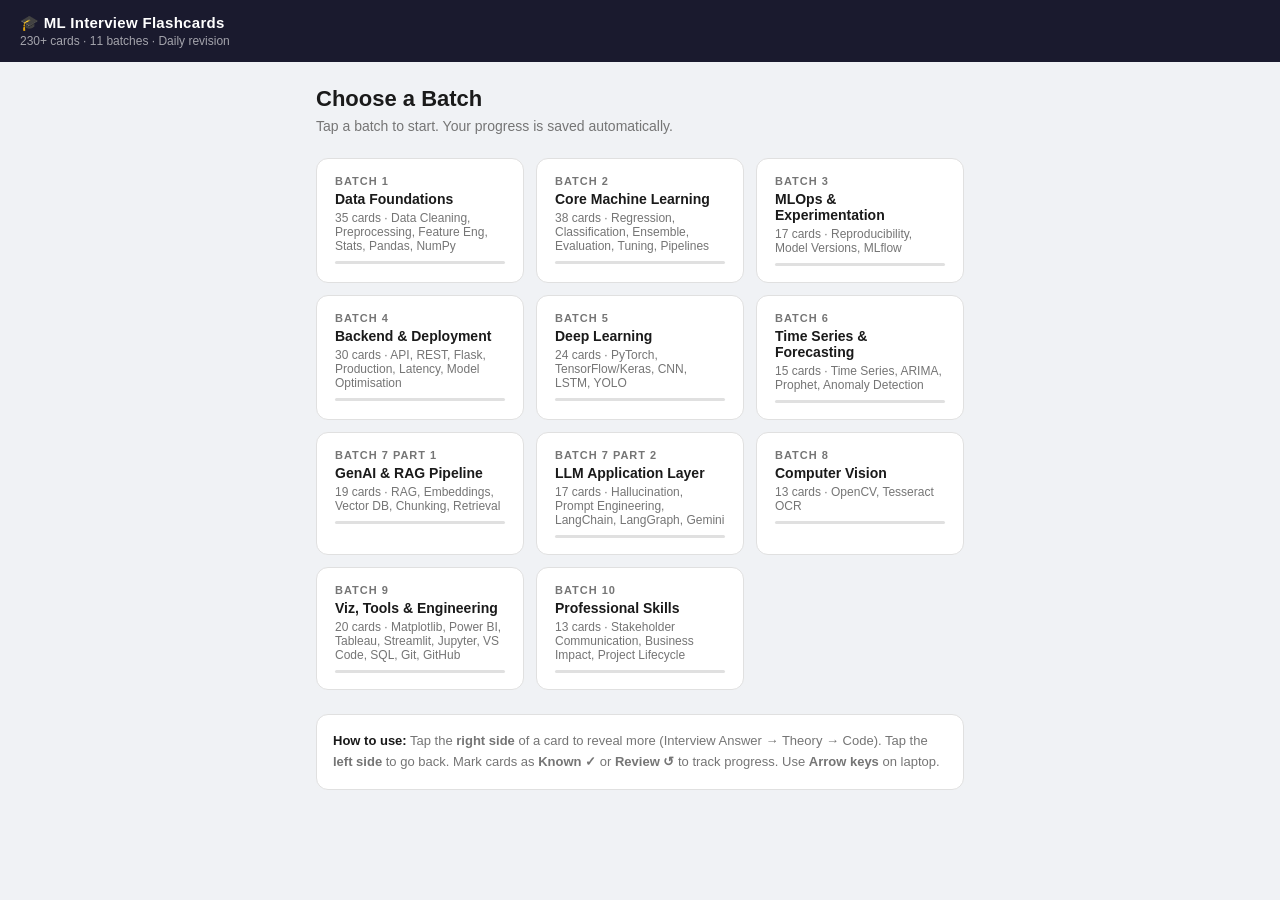
<file: index.html>
<!DOCTYPE html>
<html lang="en">
<head>
<meta charset="UTF-8">
<meta name="viewport" content="width=device-width, initial-scale=1.0">
<title>ML Interview Flashcards</title>
<link rel="stylesheet" href="flashcard_style.css">
</head>
<body>

<div class="header">
  <div>
    <div class="header-title">&#127891; ML Interview Flashcards</div>
    <div class="header-sub">230+ cards · 11 batches · Daily revision</div>
  </div>
</div>

<div class="home-wrap">
  <div class="home-title">Choose a Batch</div>
  <div class="home-sub">Tap a batch to start. Your progress is saved automatically.</div>

  <div class="batch-grid">

    <a href="batch1.html" class="batch-card">
      <div class="batch-card-num">Batch 1</div>
      <div class="batch-card-title">Data Foundations</div>
      <div class="batch-card-count">35 cards · Data Cleaning, Preprocessing, Feature Eng, Stats, Pandas, NumPy</div>
      <div class="batch-progress-mini"><div class="batch-progress-mini-fill" id="prog-b1" style="width:0%"></div></div>
    </a>

    <a href="batch2.html" class="batch-card">
      <div class="batch-card-num">Batch 2</div>
      <div class="batch-card-title">Core Machine Learning</div>
      <div class="batch-card-count">38 cards · Regression, Classification, Ensemble, Evaluation, Tuning, Pipelines</div>
      <div class="batch-progress-mini"><div class="batch-progress-mini-fill" id="prog-b2" style="width:0%"></div></div>
    </a>

    <a href="batch3.html" class="batch-card">
      <div class="batch-card-num">Batch 3</div>
      <div class="batch-card-title">MLOps &amp; Experimentation</div>
      <div class="batch-card-count">17 cards · Reproducibility, Model Versions, MLflow</div>
      <div class="batch-progress-mini"><div class="batch-progress-mini-fill" id="prog-b3" style="width:0%"></div></div>
    </a>

    <a href="batch4.html" class="batch-card">
      <div class="batch-card-num">Batch 4</div>
      <div class="batch-card-title">Backend &amp; Deployment</div>
      <div class="batch-card-count">30 cards · API, REST, Flask, Production, Latency, Model Optimisation</div>
      <div class="batch-progress-mini"><div class="batch-progress-mini-fill" id="prog-b4" style="width:0%"></div></div>
    </a>

    <a href="batch5.html" class="batch-card">
      <div class="batch-card-num">Batch 5</div>
      <div class="batch-card-title">Deep Learning</div>
      <div class="batch-card-count">24 cards · PyTorch, TensorFlow/Keras, CNN, LSTM, YOLO</div>
      <div class="batch-progress-mini"><div class="batch-progress-mini-fill" id="prog-b5" style="width:0%"></div></div>
    </a>

    <a href="batch6.html" class="batch-card">
      <div class="batch-card-num">Batch 6</div>
      <div class="batch-card-title">Time Series &amp; Forecasting</div>
      <div class="batch-card-count">15 cards · Time Series, ARIMA, Prophet, Anomaly Detection</div>
      <div class="batch-progress-mini"><div class="batch-progress-mini-fill" id="prog-b6" style="width:0%"></div></div>
    </a>

    <a href="batch7p1.html" class="batch-card">
      <div class="batch-card-num">Batch 7 Part 1</div>
      <div class="batch-card-title">GenAI &amp; RAG Pipeline</div>
      <div class="batch-card-count">19 cards · RAG, Embeddings, Vector DB, Chunking, Retrieval</div>
      <div class="batch-progress-mini"><div class="batch-progress-mini-fill" id="prog-b7p1" style="width:0%"></div></div>
    </a>

    <a href="batch7p2.html" class="batch-card">
      <div class="batch-card-num">Batch 7 Part 2</div>
      <div class="batch-card-title">LLM Application Layer</div>
      <div class="batch-card-count">17 cards · Hallucination, Prompt Engineering, LangChain, LangGraph, Gemini</div>
      <div class="batch-progress-mini"><div class="batch-progress-mini-fill" id="prog-b7p2" style="width:0%"></div></div>
    </a>

    <a href="batch8.html" class="batch-card">
      <div class="batch-card-num">Batch 8</div>
      <div class="batch-card-title">Computer Vision</div>
      <div class="batch-card-count">13 cards · OpenCV, Tesseract OCR</div>
      <div class="batch-progress-mini"><div class="batch-progress-mini-fill" id="prog-b8" style="width:0%"></div></div>
    </a>

    <a href="batch9.html" class="batch-card">
      <div class="batch-card-num">Batch 9</div>
      <div class="batch-card-title">Viz, Tools &amp; Engineering</div>
      <div class="batch-card-count">20 cards · Matplotlib, Power BI, Tableau, Streamlit, Jupyter, VS Code, SQL, Git, GitHub</div>
      <div class="batch-progress-mini"><div class="batch-progress-mini-fill" id="prog-b9" style="width:0%"></div></div>
    </a>

    <a href="batch10.html" class="batch-card">
      <div class="batch-card-num">Batch 10</div>
      <div class="batch-card-title">Professional Skills</div>
      <div class="batch-card-count">13 cards · Stakeholder Communication, Business Impact, Project Lifecycle</div>
      <div class="batch-progress-mini"><div class="batch-progress-mini-fill" id="prog-b10" style="width:0%"></div></div>
    </a>

  </div>

  <div style="margin-top:24px;padding:16px;background:#fff;border-radius:12px;border:1px solid #e0e0e0;font-size:13px;color:#757575;line-height:1.6">
    <strong style="color:#1a1a1a">How to use:</strong>
    Tap the <strong>right side</strong> of a card to reveal more (Interview Answer → Theory → Code).
    Tap the <strong>left side</strong> to go back.
    Mark cards as <strong>Known ✓</strong> or <strong>Review ↺</strong> to track progress.
    Use <strong>Arrow keys</strong> on laptop.
  </div>
</div>

<script>
  function getKnown(batchId, total) {
    try {
      const state = JSON.parse(localStorage.getItem('fc_' + batchId) || '{}');
      return Object.values(state).filter(v => v.status === 'known').length;
    } catch { return 0; }
  }

  const batches = [
    ['b1',   'batch1',  35],
    ['b2',   'batch2',  38],
    ['b3',   'batch3',  17],
    ['b4',   'batch4',  30],
    ['b5',   'batch5',  24],
    ['b6',   'batch6',  15],
    ['b7p1', 'batch7p1', 19],
    ['b7p2', 'batch7p2', 17],
    ['b8',   'batch8',  13],
    ['b9',   'batch9',  20],
    ['b10',  'batch10', 13],
  ];

  batches.forEach(([elemId, batchId, total]) => {
    const known = getKnown(batchId, total);
    const pct   = Math.round(known / total * 100);
    const el    = document.getElementById('prog-' + elemId);
    if (el) el.style.width = pct + '%';
  });
</script>

</body>
</html>
</file>
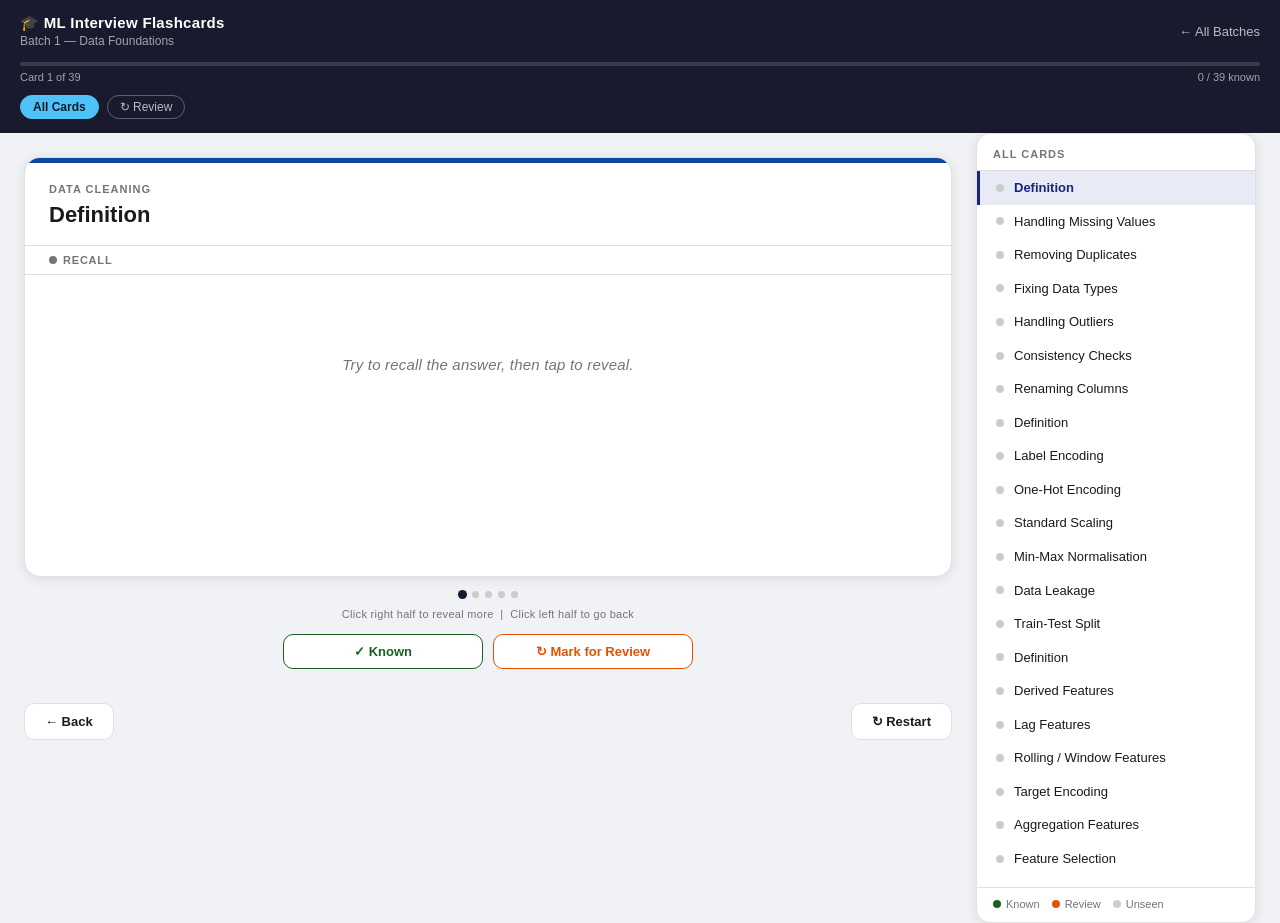
<file: batch1.html>
<!DOCTYPE html>
<html lang="en">
<head>
<meta charset="UTF-8">
<meta name="viewport" content="width=device-width, initial-scale=1.0">
<title>Batch 1 — Data Foundations · Flashcards</title>
<link rel="stylesheet" href="flashcard_style.css">
</head>
<body>

<div class="header">
  <div>
    <div class="header-title">&#127891; ML Interview Flashcards</div>
    <div class="header-sub" id="batch-sub">Batch 1 — Data Foundations</div>
  </div>
  <div class="header-right">
    <a href="index.html" style="color:rgba(255,255,255,0.7);font-size:13px;text-decoration:none">&#8592; All Batches</a>
  </div>
</div>

<div class="progress-wrap">
  <div class="progress-bar-bg">
    <div class="progress-bar-fill" id="progress-fill" style="width:0%"></div>
  </div>
  <div class="progress-meta">
    <span id="progress-meta-l">Card 1 of 35</span>
    <span id="progress-meta-r">0 / 35 known</span>
  </div>
</div>

<div class="filter-row">
  <button class="filter-btn active" data-filter="all"    onclick="setFilter('all')">All Cards</button>
  <button class="filter-btn"        data-filter="review" onclick="setFilter('review')">&#8635; Review</button>
</div>

<div class="card-outer" id="card-outer">
  <div class="empty-state"><p>Loading cards…</p></div>
</div>

<div class="nav-row">
  <button class="nav-btn" onclick="history.back()">&#8592; Back</button>
  <button class="nav-btn" onclick="restartBatch()">&#8635; Restart</button>
</div>

<script src="batch1_data.js"></script>
<script src="flashcard_engine.js"></script>
</body>
</html>
</file>
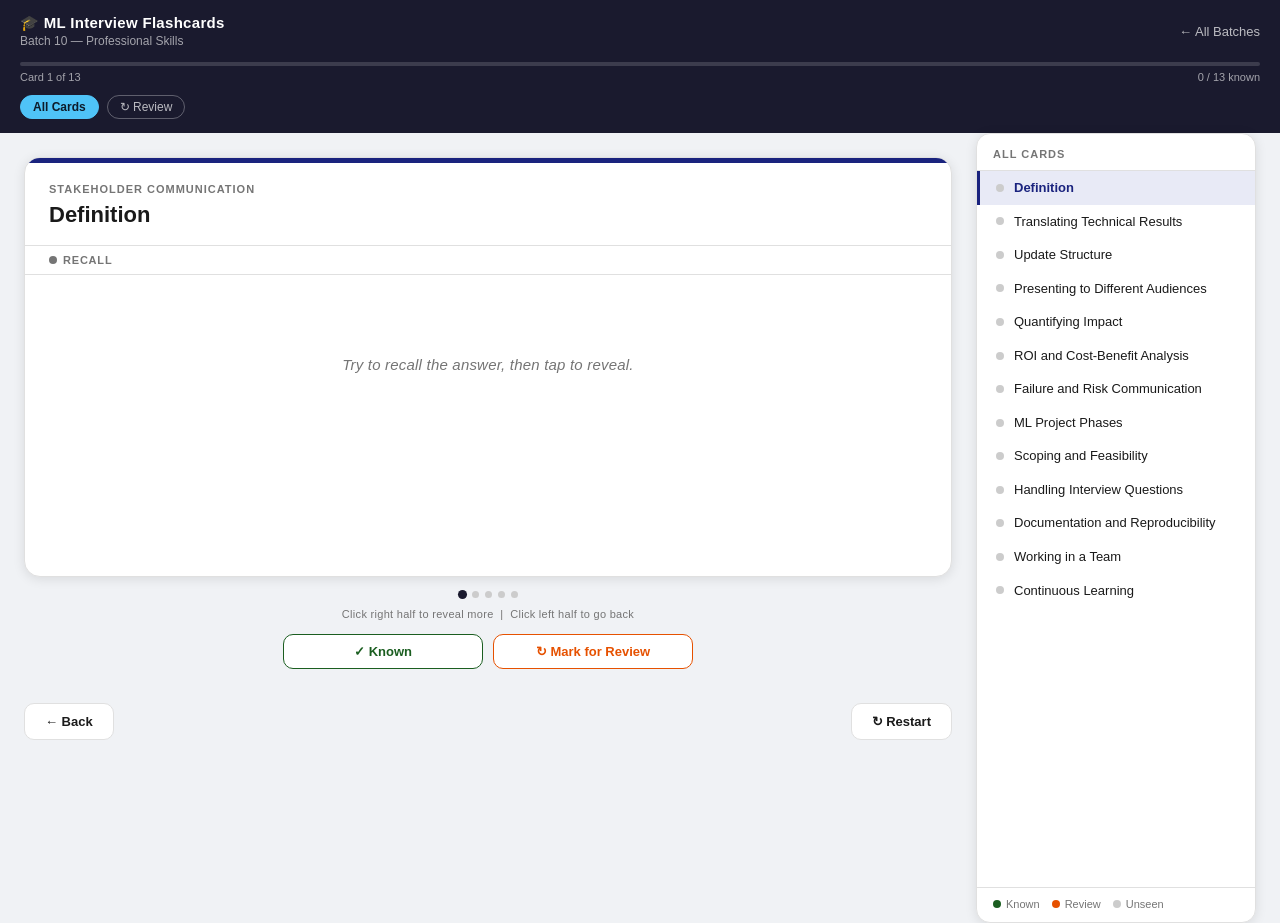
<file: batch10.html>
<!DOCTYPE html>
<html lang="en">
<head>
<meta charset="UTF-8">
<meta name="viewport" content="width=device-width, initial-scale=1.0">
<title>Batch 10 — Professional Skills · Flashcards</title>
<link rel="stylesheet" href="flashcard_style.css">
</head>
<body>
<div class="header">
  <div>
    <div class="header-title">&#127891; ML Interview Flashcards</div>
    <div class="header-sub">Batch 10 — Professional Skills</div>
  </div>
  <div class="header-right">
    <a href="index.html" style="color:rgba(255,255,255,0.7);font-size:13px;text-decoration:none">&#8592; All Batches</a>
  </div>
</div>
<div class="progress-wrap">
  <div class="progress-bar-bg">
    <div class="progress-bar-fill" id="progress-fill" style="width:0%"></div>
  </div>
  <div class="progress-meta">
    <span id="progress-meta-l">Card 1 of 13</span>
    <span id="progress-meta-r">0 / 13 known</span>
  </div>
</div>
<div class="filter-row">
  <button class="filter-btn active" data-filter="all" onclick="setFilter('all')">All Cards</button>
  <button class="filter-btn" data-filter="review" onclick="setFilter('review')">&#8635; Review</button>
</div>
<div class="card-outer" id="card-outer">
  <div class="empty-state"><p>Loading cards…</p></div>
</div>
<div class="nav-row">
  <button class="nav-btn" onclick="history.back()">&#8592; Back</button>
  <button class="nav-btn" onclick="restartBatch()">&#8635; Restart</button>
</div>
<script src="batch10_data.js"></script>
<script src="flashcard_engine.js"></script>
</body>
</html>
</file>
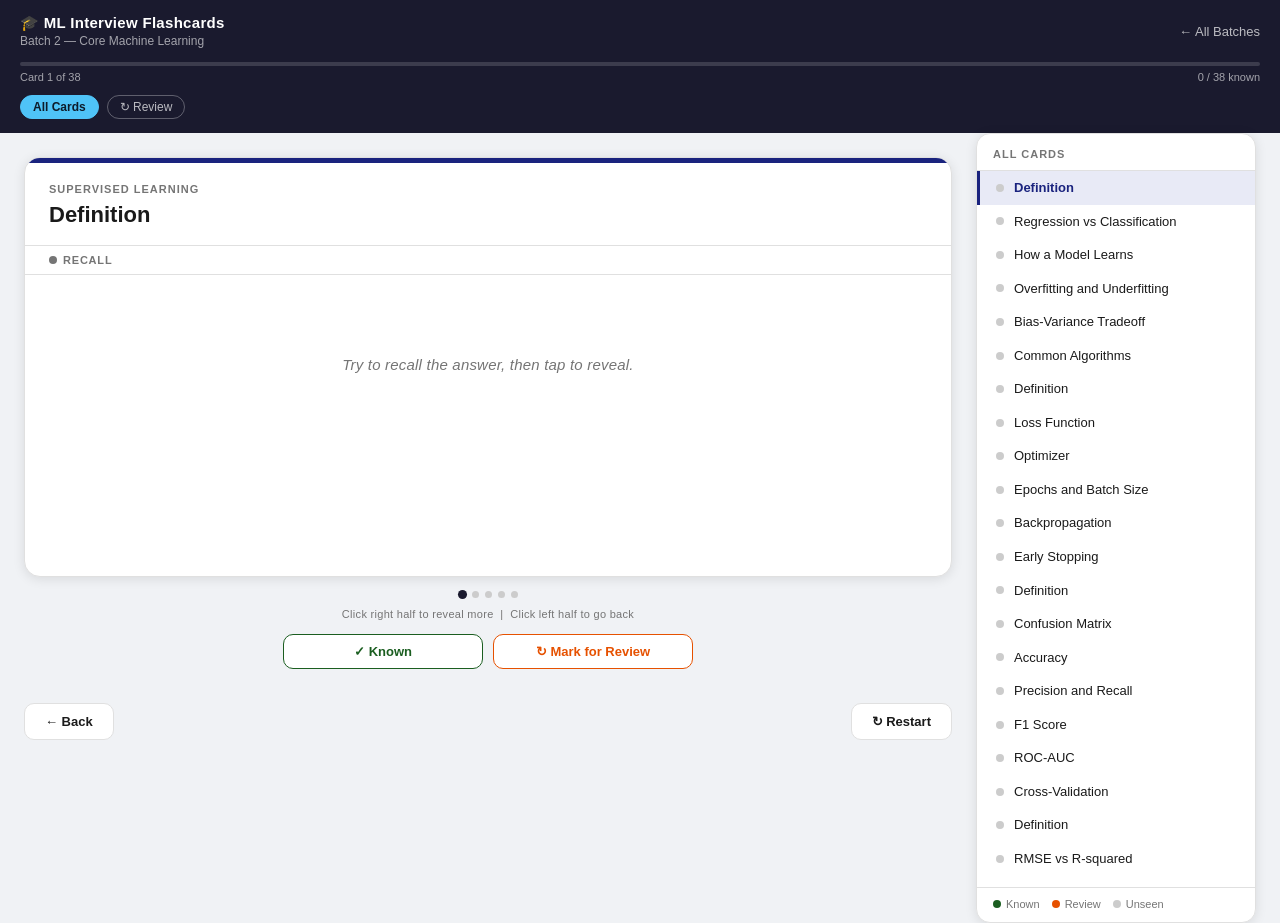
<file: batch2.html>
<!DOCTYPE html>
<html lang="en">
<head>
<meta charset="UTF-8">
<meta name="viewport" content="width=device-width, initial-scale=1.0">
<title>Batch 2 — Core Machine Learning · Flashcards</title>
<link rel="stylesheet" href="flashcard_style.css">
</head>
<body>

<div class="header">
  <div>
    <div class="header-title">&#127891; ML Interview Flashcards</div>
    <div class="header-sub" id="batch-sub">Batch 2 — Core Machine Learning</div>
  </div>
  <div class="header-right">
    <a href="index.html" style="color:rgba(255,255,255,0.7);font-size:13px;text-decoration:none">&#8592; All Batches</a>
  </div>
</div>

<div class="progress-wrap">
  <div class="progress-bar-bg">
    <div class="progress-bar-fill" id="progress-fill" style="width:0%"></div>
  </div>
  <div class="progress-meta">
    <span id="progress-meta-l">Card 1 of 38</span>
    <span id="progress-meta-r">0 / 38 known</span>
  </div>
</div>

<div class="filter-row">
  <button class="filter-btn active" data-filter="all"    onclick="setFilter('all')">All Cards</button>
  <button class="filter-btn"        data-filter="review" onclick="setFilter('review')">&#8635; Review</button>
</div>

<div class="card-outer" id="card-outer">
  <div class="empty-state"><p>Loading cards…</p></div>
</div>

<div class="nav-row">
  <button class="nav-btn" onclick="history.back()">&#8592; Back</button>
  <button class="nav-btn" onclick="restartBatch()">&#8635; Restart</button>
</div>

<script src="batch2_data.js"></script>
<script src="flashcard_engine.js"></script>
</body>
</html>
</file>
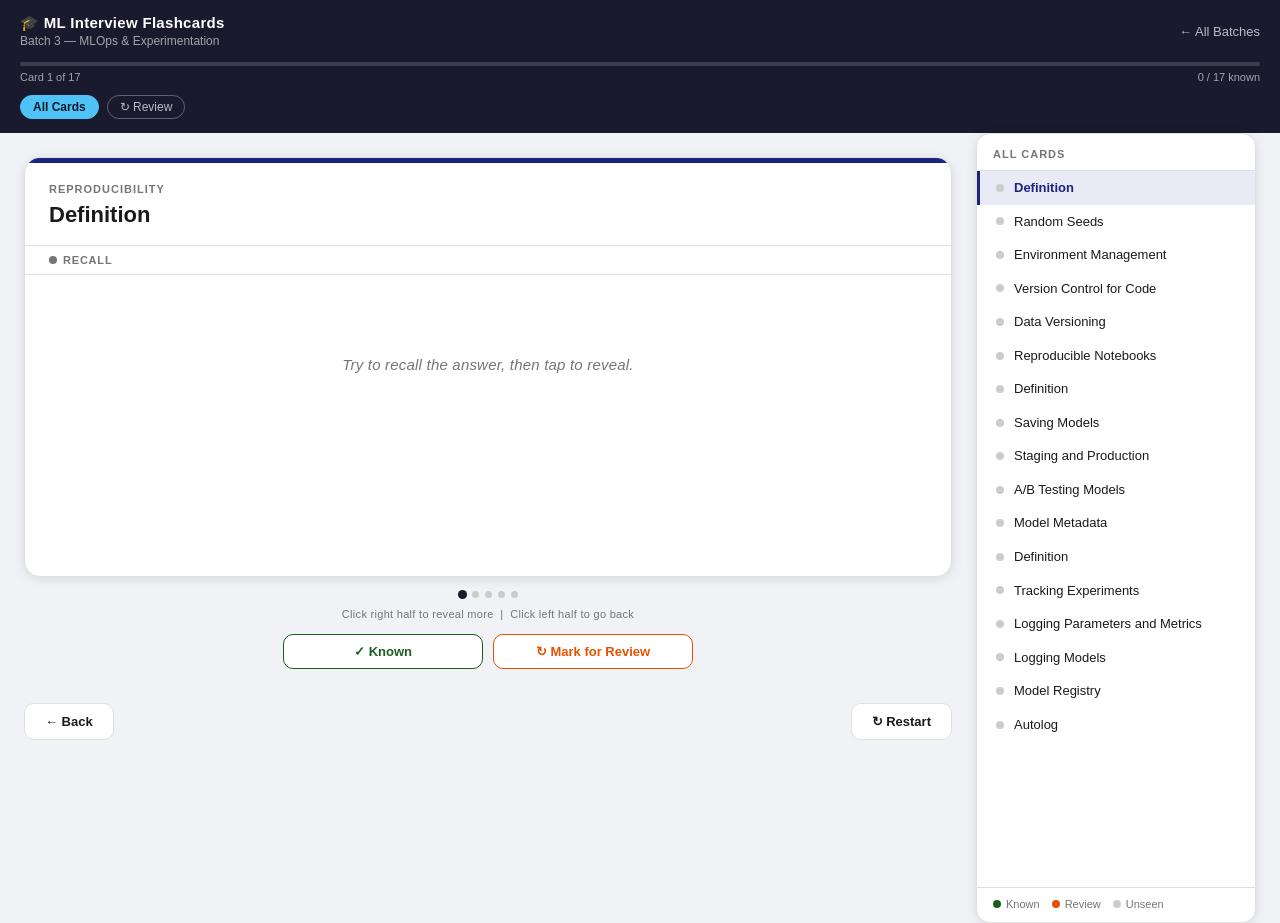
<file: batch3.html>
<!DOCTYPE html>
<html lang="en">
<head>
<meta charset="UTF-8">
<meta name="viewport" content="width=device-width, initial-scale=1.0">
<title>Batch 3 — MLOps &amp; Experimentation · Flashcards</title>
<link rel="stylesheet" href="flashcard_style.css">
</head>
<body>
<div class="header">
  <div>
    <div class="header-title">&#127891; ML Interview Flashcards</div>
    <div class="header-sub">Batch 3 — MLOps &amp; Experimentation</div>
  </div>
  <div class="header-right">
    <a href="index.html" style="color:rgba(255,255,255,0.7);font-size:13px;text-decoration:none">&#8592; All Batches</a>
  </div>
</div>
<div class="progress-wrap">
  <div class="progress-bar-bg">
    <div class="progress-bar-fill" id="progress-fill" style="width:0%"></div>
  </div>
  <div class="progress-meta">
    <span id="progress-meta-l">Card 1 of 17</span>
    <span id="progress-meta-r">0 / 17 known</span>
  </div>
</div>
<div class="filter-row">
  <button class="filter-btn active" data-filter="all" onclick="setFilter('all')">All Cards</button>
  <button class="filter-btn" data-filter="review" onclick="setFilter('review')">&#8635; Review</button>
</div>
<div class="card-outer" id="card-outer">
  <div class="empty-state"><p>Loading cards…</p></div>
</div>
<div class="nav-row">
  <button class="nav-btn" onclick="history.back()">&#8592; Back</button>
  <button class="nav-btn" onclick="restartBatch()">&#8635; Restart</button>
</div>
<script src="batch3_data.js"></script>
<script src="flashcard_engine.js"></script>
</body>
</html>
</file>
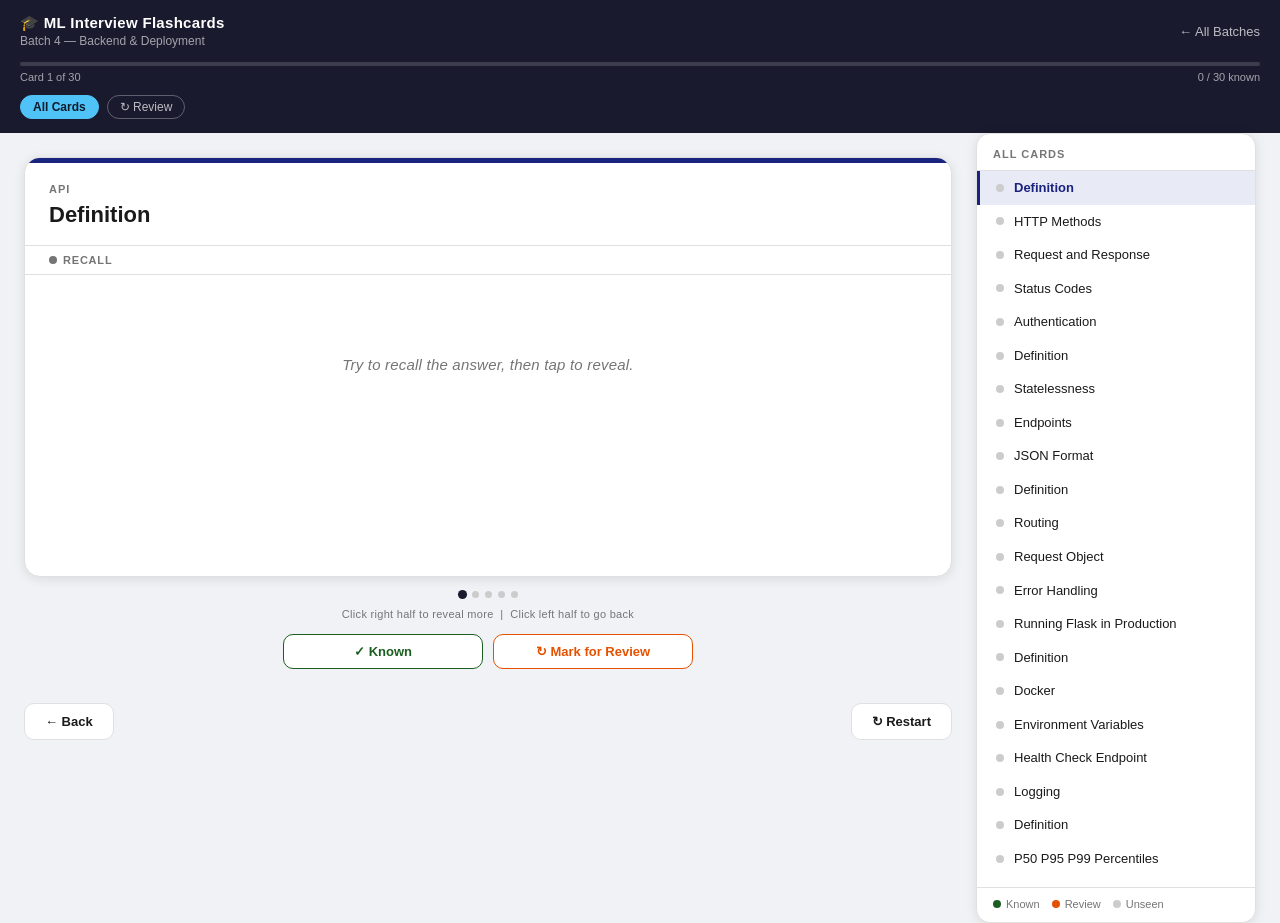
<file: batch4.html>
<!DOCTYPE html>
<html lang="en">
<head>
<meta charset="UTF-8">
<meta name="viewport" content="width=device-width, initial-scale=1.0">
<title>Batch 4 — Backend &amp; Deployment · Flashcards</title>
<link rel="stylesheet" href="flashcard_style.css">
</head>
<body>
<div class="header">
  <div>
    <div class="header-title">&#127891; ML Interview Flashcards</div>
    <div class="header-sub">Batch 4 — Backend &amp; Deployment</div>
  </div>
  <div class="header-right">
    <a href="index.html" style="color:rgba(255,255,255,0.7);font-size:13px;text-decoration:none">&#8592; All Batches</a>
  </div>
</div>
<div class="progress-wrap">
  <div class="progress-bar-bg">
    <div class="progress-bar-fill" id="progress-fill" style="width:0%"></div>
  </div>
  <div class="progress-meta">
    <span id="progress-meta-l">Card 1 of 30</span>
    <span id="progress-meta-r">0 / 30 known</span>
  </div>
</div>
<div class="filter-row">
  <button class="filter-btn active" data-filter="all" onclick="setFilter('all')">All Cards</button>
  <button class="filter-btn" data-filter="review" onclick="setFilter('review')">&#8635; Review</button>
</div>
<div class="card-outer" id="card-outer">
  <div class="empty-state"><p>Loading cards…</p></div>
</div>
<div class="nav-row">
  <button class="nav-btn" onclick="history.back()">&#8592; Back</button>
  <button class="nav-btn" onclick="restartBatch()">&#8635; Restart</button>
</div>
<script src="batch4_data.js"></script>
<script src="flashcard_engine.js"></script>
</body>
</html>
</file>
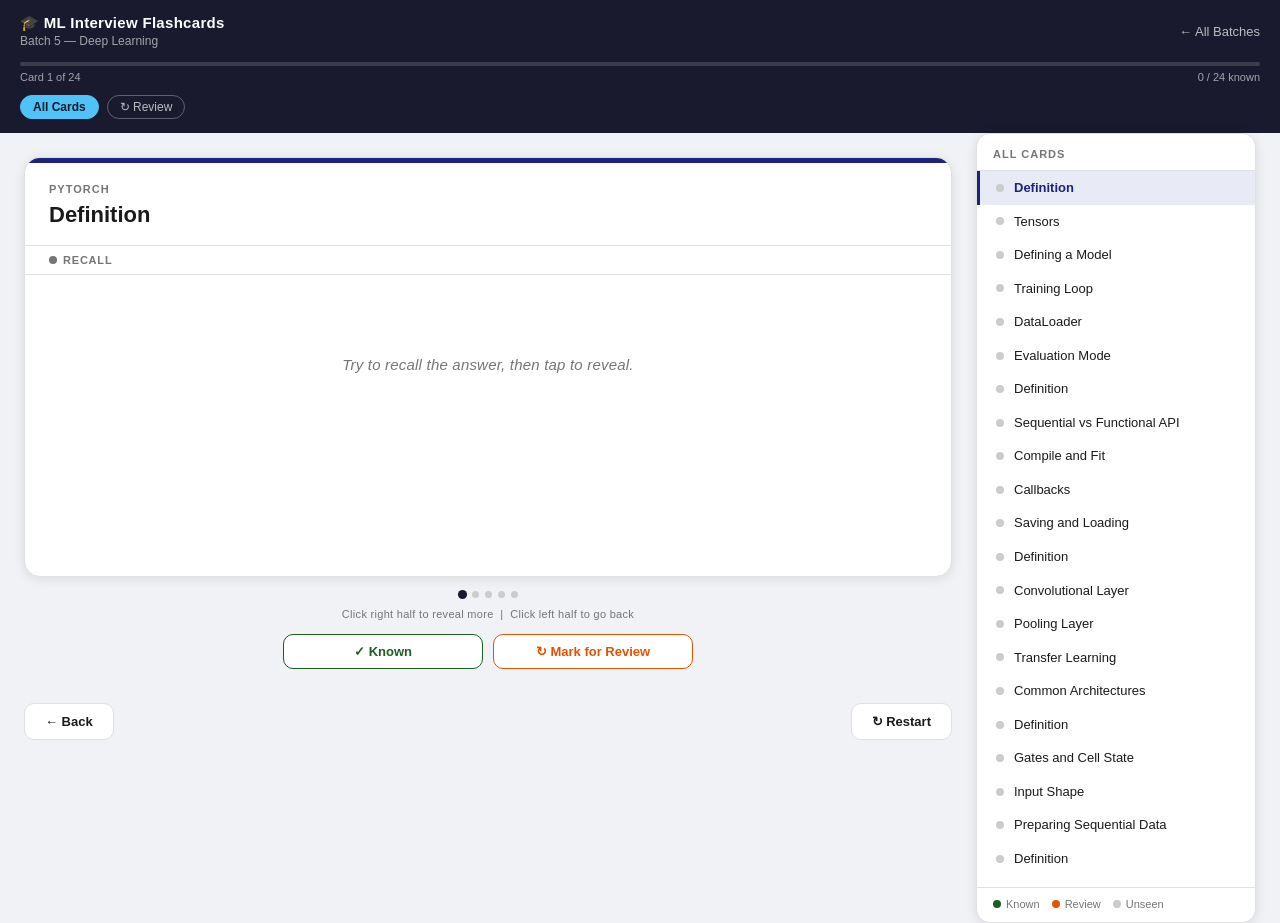
<file: batch5.html>
<!DOCTYPE html>
<html lang="en">
<head>
<meta charset="UTF-8">
<meta name="viewport" content="width=device-width, initial-scale=1.0">
<title>Batch 5 — Deep Learning · Flashcards</title>
<link rel="stylesheet" href="flashcard_style.css">
</head>
<body>
<div class="header">
  <div>
    <div class="header-title">&#127891; ML Interview Flashcards</div>
    <div class="header-sub">Batch 5 — Deep Learning</div>
  </div>
  <div class="header-right">
    <a href="index.html" style="color:rgba(255,255,255,0.7);font-size:13px;text-decoration:none">&#8592; All Batches</a>
  </div>
</div>
<div class="progress-wrap">
  <div class="progress-bar-bg">
    <div class="progress-bar-fill" id="progress-fill" style="width:0%"></div>
  </div>
  <div class="progress-meta">
    <span id="progress-meta-l">Card 1 of 24</span>
    <span id="progress-meta-r">0 / 24 known</span>
  </div>
</div>
<div class="filter-row">
  <button class="filter-btn active" data-filter="all" onclick="setFilter('all')">All Cards</button>
  <button class="filter-btn" data-filter="review" onclick="setFilter('review')">&#8635; Review</button>
</div>
<div class="card-outer" id="card-outer">
  <div class="empty-state"><p>Loading cards…</p></div>
</div>
<div class="nav-row">
  <button class="nav-btn" onclick="history.back()">&#8592; Back</button>
  <button class="nav-btn" onclick="restartBatch()">&#8635; Restart</button>
</div>
<script src="batch5_data.js"></script>
<script src="flashcard_engine.js"></script>
</body>
</html>
</file>
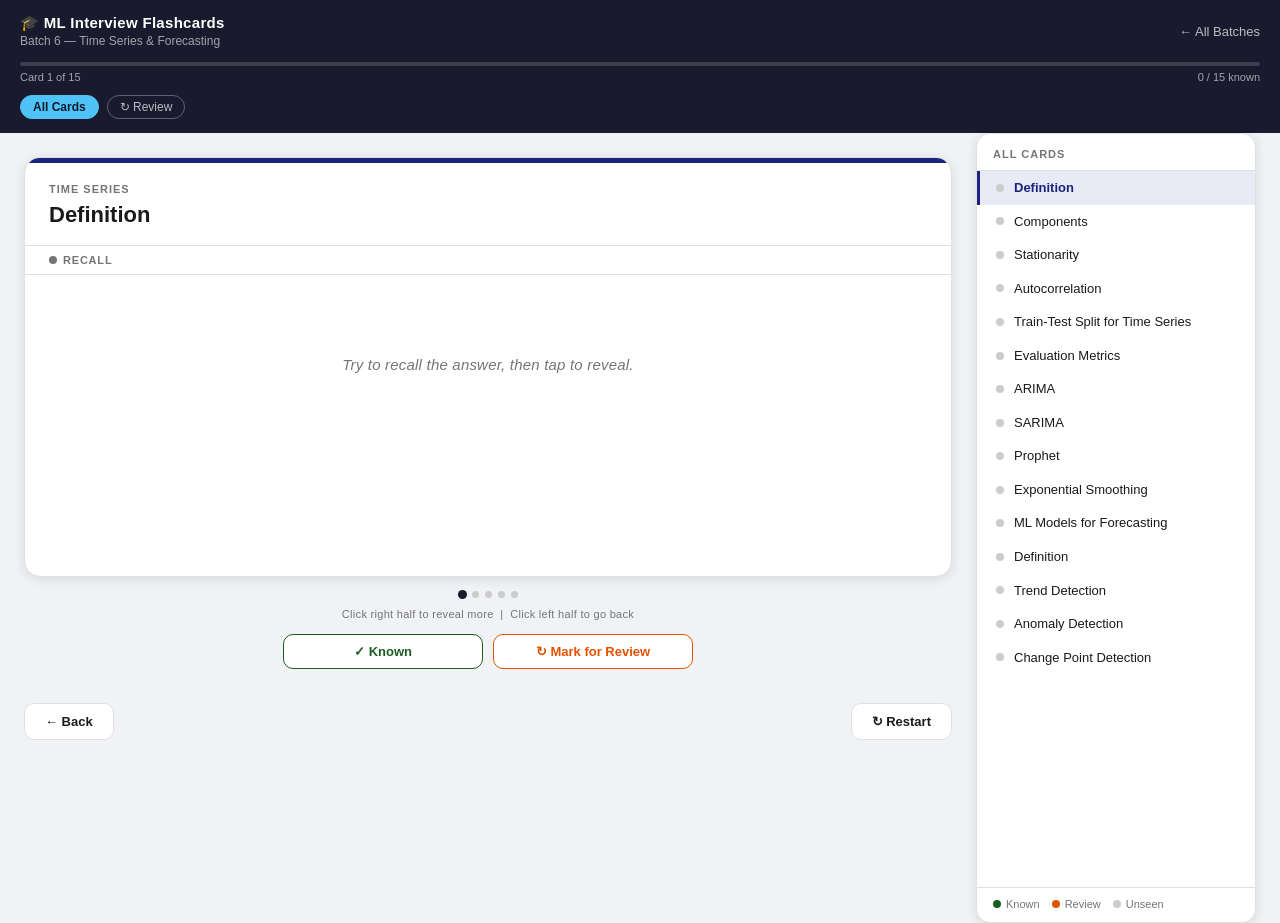
<file: batch6.html>
<!DOCTYPE html>
<html lang="en">
<head>
<meta charset="UTF-8">
<meta name="viewport" content="width=device-width, initial-scale=1.0">
<title>Batch 6 — Time Series &amp; Forecasting · Flashcards</title>
<link rel="stylesheet" href="flashcard_style.css">
</head>
<body>
<div class="header">
  <div>
    <div class="header-title">&#127891; ML Interview Flashcards</div>
    <div class="header-sub">Batch 6 — Time Series &amp; Forecasting</div>
  </div>
  <div class="header-right">
    <a href="index.html" style="color:rgba(255,255,255,0.7);font-size:13px;text-decoration:none">&#8592; All Batches</a>
  </div>
</div>
<div class="progress-wrap">
  <div class="progress-bar-bg">
    <div class="progress-bar-fill" id="progress-fill" style="width:0%"></div>
  </div>
  <div class="progress-meta">
    <span id="progress-meta-l">Card 1 of 15</span>
    <span id="progress-meta-r">0 / 15 known</span>
  </div>
</div>
<div class="filter-row">
  <button class="filter-btn active" data-filter="all" onclick="setFilter('all')">All Cards</button>
  <button class="filter-btn" data-filter="review" onclick="setFilter('review')">&#8635; Review</button>
</div>
<div class="card-outer" id="card-outer">
  <div class="empty-state"><p>Loading cards…</p></div>
</div>
<div class="nav-row">
  <button class="nav-btn" onclick="history.back()">&#8592; Back</button>
  <button class="nav-btn" onclick="restartBatch()">&#8635; Restart</button>
</div>
<script src="batch6_data.js"></script>
<script src="flashcard_engine.js"></script>
</body>
</html>
</file>
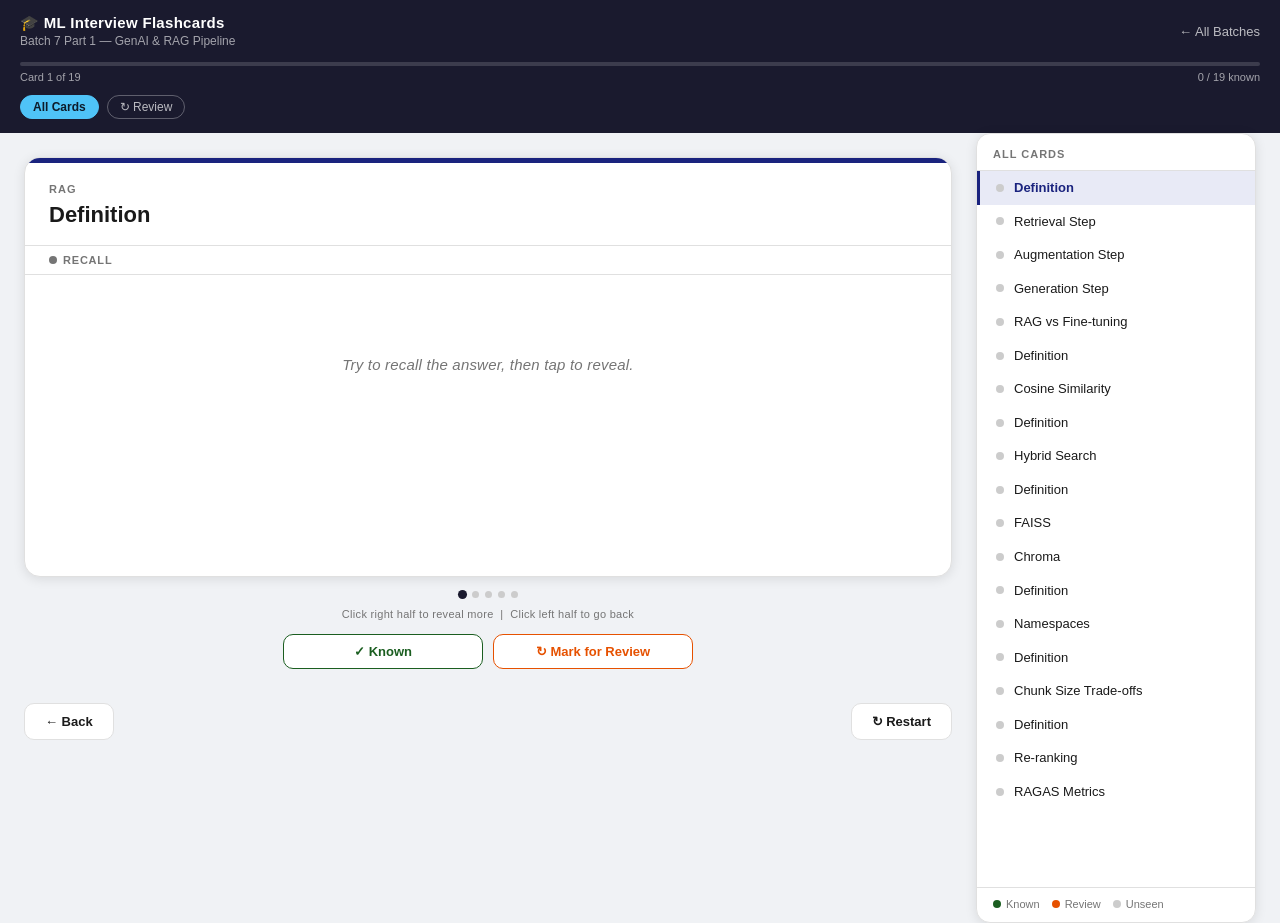
<file: batch7p1.html>
<!DOCTYPE html>
<html lang="en">
<head>
<meta charset="UTF-8">
<meta name="viewport" content="width=device-width, initial-scale=1.0">
<title>Batch 7 Part 1 — GenAI &amp; RAG Pipeline · Flashcards</title>
<link rel="stylesheet" href="flashcard_style.css">
</head>
<body>
<div class="header">
  <div>
    <div class="header-title">&#127891; ML Interview Flashcards</div>
    <div class="header-sub">Batch 7 Part 1 — GenAI &amp; RAG Pipeline</div>
  </div>
  <div class="header-right">
    <a href="index.html" style="color:rgba(255,255,255,0.7);font-size:13px;text-decoration:none">&#8592; All Batches</a>
  </div>
</div>
<div class="progress-wrap">
  <div class="progress-bar-bg">
    <div class="progress-bar-fill" id="progress-fill" style="width:0%"></div>
  </div>
  <div class="progress-meta">
    <span id="progress-meta-l">Card 1 of 19</span>
    <span id="progress-meta-r">0 / 19 known</span>
  </div>
</div>
<div class="filter-row">
  <button class="filter-btn active" data-filter="all" onclick="setFilter('all')">All Cards</button>
  <button class="filter-btn" data-filter="review" onclick="setFilter('review')">&#8635; Review</button>
</div>
<div class="card-outer" id="card-outer">
  <div class="empty-state"><p>Loading cards…</p></div>
</div>
<div class="nav-row">
  <button class="nav-btn" onclick="history.back()">&#8592; Back</button>
  <button class="nav-btn" onclick="restartBatch()">&#8635; Restart</button>
</div>
<script src="batch7p1_data.js"></script>
<script src="flashcard_engine.js"></script>
</body>
</html>
</file>
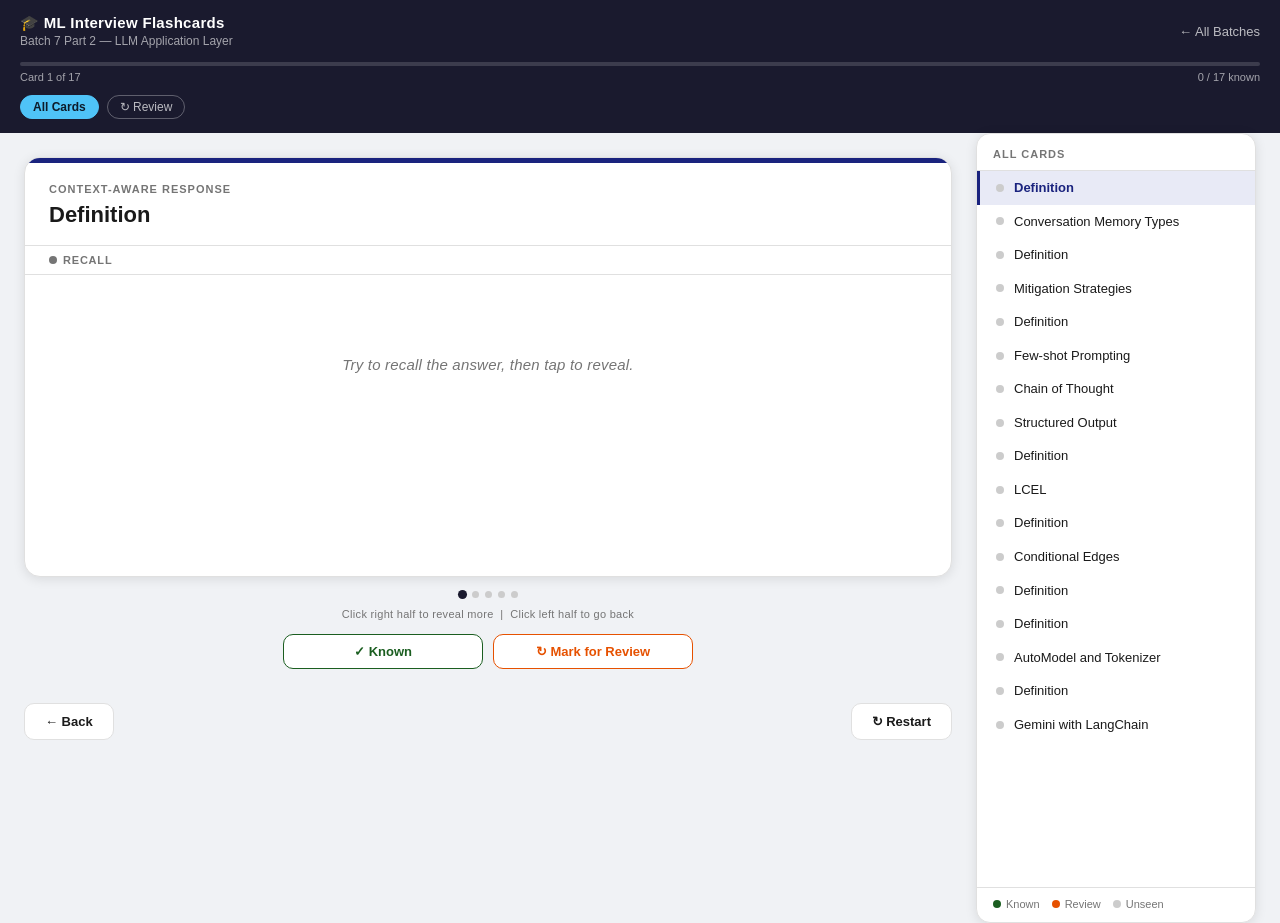
<file: batch7p2.html>
<!DOCTYPE html>
<html lang="en">
<head>
<meta charset="UTF-8">
<meta name="viewport" content="width=device-width, initial-scale=1.0">
<title>Batch 7 Part 2 — LLM Application Layer · Flashcards</title>
<link rel="stylesheet" href="flashcard_style.css">
</head>
<body>
<div class="header">
  <div>
    <div class="header-title">&#127891; ML Interview Flashcards</div>
    <div class="header-sub">Batch 7 Part 2 — LLM Application Layer</div>
  </div>
  <div class="header-right">
    <a href="index.html" style="color:rgba(255,255,255,0.7);font-size:13px;text-decoration:none">&#8592; All Batches</a>
  </div>
</div>
<div class="progress-wrap">
  <div class="progress-bar-bg">
    <div class="progress-bar-fill" id="progress-fill" style="width:0%"></div>
  </div>
  <div class="progress-meta">
    <span id="progress-meta-l">Card 1 of 17</span>
    <span id="progress-meta-r">0 / 17 known</span>
  </div>
</div>
<div class="filter-row">
  <button class="filter-btn active" data-filter="all" onclick="setFilter('all')">All Cards</button>
  <button class="filter-btn" data-filter="review" onclick="setFilter('review')">&#8635; Review</button>
</div>
<div class="card-outer" id="card-outer">
  <div class="empty-state"><p>Loading cards…</p></div>
</div>
<div class="nav-row">
  <button class="nav-btn" onclick="history.back()">&#8592; Back</button>
  <button class="nav-btn" onclick="restartBatch()">&#8635; Restart</button>
</div>
<script src="batch7p2_data.js"></script>
<script src="flashcard_engine.js"></script>
</body>
</html>
</file>
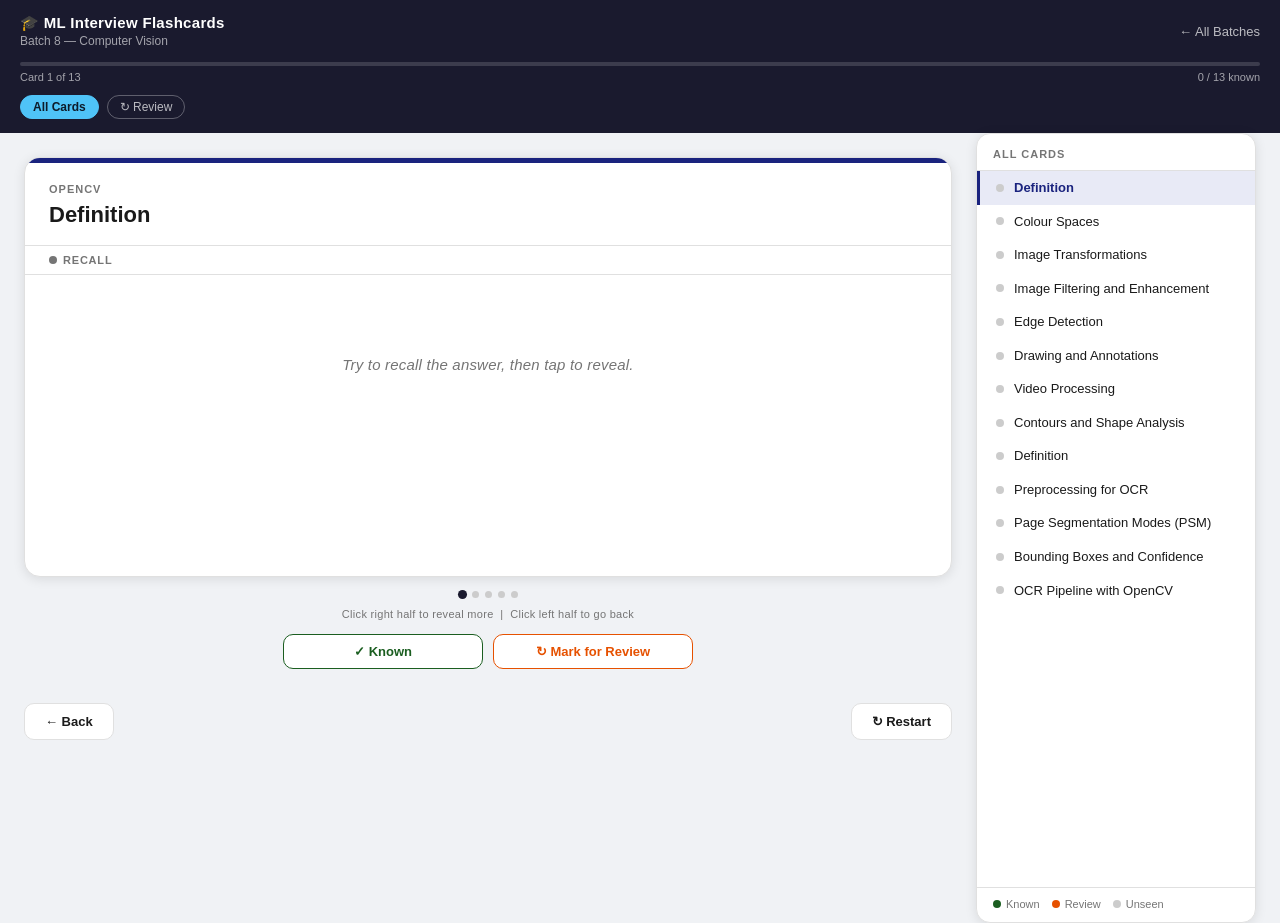
<file: batch8.html>
<!DOCTYPE html>
<html lang="en">
<head>
<meta charset="UTF-8">
<meta name="viewport" content="width=device-width, initial-scale=1.0">
<title>Batch 8 — Computer Vision · Flashcards</title>
<link rel="stylesheet" href="flashcard_style.css">
</head>
<body>
<div class="header">
  <div>
    <div class="header-title">&#127891; ML Interview Flashcards</div>
    <div class="header-sub">Batch 8 — Computer Vision</div>
  </div>
  <div class="header-right">
    <a href="index.html" style="color:rgba(255,255,255,0.7);font-size:13px;text-decoration:none">&#8592; All Batches</a>
  </div>
</div>
<div class="progress-wrap">
  <div class="progress-bar-bg">
    <div class="progress-bar-fill" id="progress-fill" style="width:0%"></div>
  </div>
  <div class="progress-meta">
    <span id="progress-meta-l">Card 1 of 13</span>
    <span id="progress-meta-r">0 / 13 known</span>
  </div>
</div>
<div class="filter-row">
  <button class="filter-btn active" data-filter="all" onclick="setFilter('all')">All Cards</button>
  <button class="filter-btn" data-filter="review" onclick="setFilter('review')">&#8635; Review</button>
</div>
<div class="card-outer" id="card-outer">
  <div class="empty-state"><p>Loading cards…</p></div>
</div>
<div class="nav-row">
  <button class="nav-btn" onclick="history.back()">&#8592; Back</button>
  <button class="nav-btn" onclick="restartBatch()">&#8635; Restart</button>
</div>
<script src="batch8_data.js"></script>
<script src="flashcard_engine.js"></script>
</body>
</html>
</file>
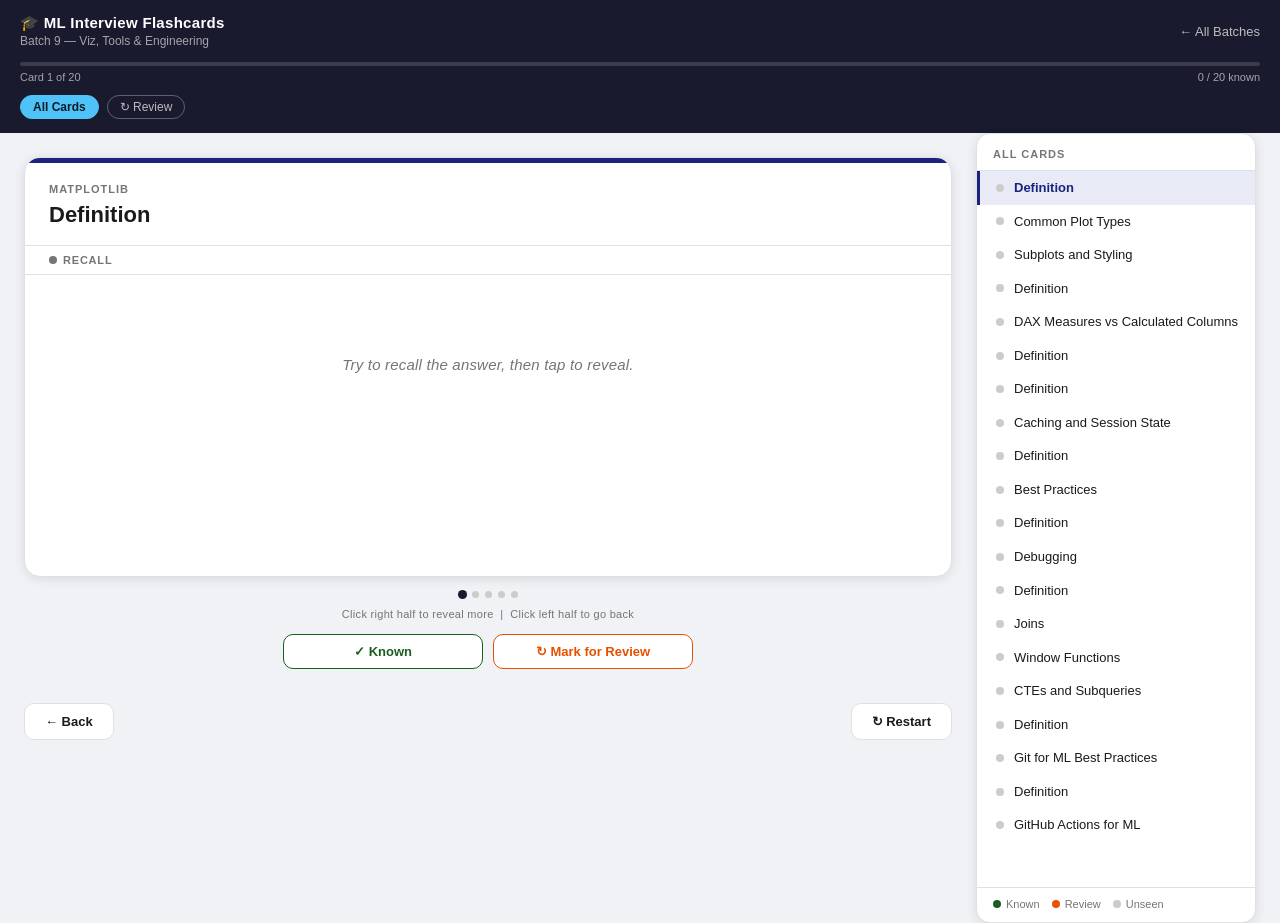
<file: batch9.html>
<!DOCTYPE html>
<html lang="en">
<head>
<meta charset="UTF-8">
<meta name="viewport" content="width=device-width, initial-scale=1.0">
<title>Batch 9 — Viz, Tools &amp; Engineering · Flashcards</title>
<link rel="stylesheet" href="flashcard_style.css">
</head>
<body>
<div class="header">
  <div>
    <div class="header-title">&#127891; ML Interview Flashcards</div>
    <div class="header-sub">Batch 9 — Viz, Tools &amp; Engineering</div>
  </div>
  <div class="header-right">
    <a href="index.html" style="color:rgba(255,255,255,0.7);font-size:13px;text-decoration:none">&#8592; All Batches</a>
  </div>
</div>
<div class="progress-wrap">
  <div class="progress-bar-bg">
    <div class="progress-bar-fill" id="progress-fill" style="width:0%"></div>
  </div>
  <div class="progress-meta">
    <span id="progress-meta-l">Card 1 of 24</span>
    <span id="progress-meta-r">0 / 24 known</span>
  </div>
</div>
<div class="filter-row">
  <button class="filter-btn active" data-filter="all" onclick="setFilter('all')">All Cards</button>
  <button class="filter-btn" data-filter="review" onclick="setFilter('review')">&#8635; Review</button>
</div>
<div class="card-outer" id="card-outer">
  <div class="empty-state"><p>Loading cards…</p></div>
</div>
<div class="nav-row">
  <button class="nav-btn" onclick="history.back()">&#8592; Back</button>
  <button class="nav-btn" onclick="restartBatch()">&#8635; Restart</button>
</div>
<script src="batch9_data.js"></script>
<script src="flashcard_engine.js"></script>
</body>
</html>
</file>
<file: flashcard_style.css>
* { box-sizing: border-box; margin: 0; padding: 0; }

:root {
  --navy:    #1a1a2e;
  --blue:    #1A237E;
  --blue-lt: #E8EAF6;
  --green:   #1B5E20;
  --green-lt:#E8F5E9;
  --code-bg: #F5F5F5;
  --code-fg: #212121;
  --border:  #e0e0e0;
  --muted:   #757575;
  --white:   #ffffff;
  --surface: #fafafa;
  --text:    #1a1a1a;
  --shadow:  0 2px 12px rgba(0,0,0,0.10);
}

body {
  font-family: -apple-system, BlinkMacSystemFont, 'Segoe UI', sans-serif;
  background: #f0f2f5;
  min-height: 100vh;
  color: var(--text);
}

/* ── Header ─────────────────────────────────── */
.header {
  background: var(--navy);
  color: #fff;
  padding: 14px 20px;
  display: flex;
  align-items: center;
  justify-content: space-between;
  position: sticky;
  top: 0;
  z-index: 200;
}
.header-title { font-size: 15px; font-weight: 600; letter-spacing: 0.3px; }
.header-sub   { font-size: 12px; opacity: 0.6; margin-top: 2px; }
.header-right { display: flex; align-items: center; gap: 10px; }

/* ── Progress ───────────────────────────────── */
.progress-wrap {
  background: var(--navy);
  padding: 0 20px 12px;
}
.progress-bar-bg {
  background: rgba(255,255,255,0.15);
  border-radius: 4px;
  height: 4px;
  overflow: hidden;
}
.progress-bar-fill {
  background: #4fc3f7;
  height: 100%;
  border-radius: 4px;
  transition: width 0.3s ease;
}
.progress-meta {
  display: flex;
  justify-content: space-between;
  color: rgba(255,255,255,0.6);
  font-size: 11px;
  margin-top: 5px;
}

/* ── Filter tabs ────────────────────────────── */
.filter-row {
  background: var(--navy);
  padding: 0 20px 14px;
  display: flex;
  gap: 8px;
}
.filter-btn {
  font-size: 12px;
  padding: 4px 12px;
  border-radius: 20px;
  border: 1px solid rgba(255,255,255,0.3);
  background: transparent;
  color: rgba(255,255,255,0.7);
  cursor: pointer;
  transition: all 0.2s;
}
.filter-btn.active {
  background: #4fc3f7;
  border-color: #4fc3f7;
  color: #0d1b2a;
  font-weight: 600;
}

/* ── Card container ─────────────────────────── */
.card-outer {
  margin: 24px 0;
  padding: 0;
  user-select: none;
}

/* ── Card ───────────────────────────────────── */
.card {
  background: var(--white);
  border-radius: 16px;
  border: 1px solid var(--border);
  box-shadow: var(--shadow);
  overflow: hidden;
  min-height: 420px;
  display: flex;
  flex-direction: column;
  cursor: pointer;
  position: relative;
  transition: box-shadow 0.15s;
}
.card:active { box-shadow: 0 1px 4px rgba(0,0,0,0.12); }

.card-stripe {
  height: 5px;
  background: var(--navy);
  flex-shrink: 0;
}

.card-header {
  padding: 20px 24px 16px;
  border-bottom: 1px solid var(--border);
  flex-shrink: 0;
}
.card-topic {
  font-size: 11px;
  font-weight: 700;
  letter-spacing: 1px;
  text-transform: uppercase;
  color: var(--muted);
  margin-bottom: 6px;
}
.card-subtopic {
  font-size: 22px;
  font-weight: 700;
  color: var(--text);
  line-height: 1.25;
}

/* ── Stage label ────────────────────────────── */
.stage-hint {
  display: flex;
  align-items: center;
  gap: 6px;
  padding: 8px 24px;
  font-size: 11px;
  font-weight: 600;
  letter-spacing: 0.8px;
  text-transform: uppercase;
  color: var(--muted);
  border-bottom: 1px solid var(--border);
  flex-shrink: 0;
}
.stage-dot {
  width: 8px; height: 8px;
  border-radius: 50%;
  background: var(--muted);
  flex-shrink: 0;
}

/* stage dot colours */
.stage-dot.stage-0 { background: var(--muted); }
.stage-dot.stage-1 { background: #F57F17; }
.stage-dot.stage-2 { background: var(--blue); }
.stage-dot.stage-3 { background: var(--green); }
.stage-dot.stage-4 { background: #E65100; }

/* ── Content sections ───────────────────────── */
.card-body { flex: 1; overflow-y: auto; }

.section-label {
  font-size: 10px;
  font-weight: 700;
  letter-spacing: 1px;
  text-transform: uppercase;
  margin-bottom: 8px;
}
.section-label.interview { color: var(--blue); }
.section-label.theory    { color: #F57F17; }
.section-label.code      { color: var(--green); }
.section-label.realworld { color: #E65100; }

.section-interview {
  background: var(--blue-lt);
  padding: 18px 24px;
  border-bottom: 1px solid var(--border);
}
.section-interview p {
  font-size: 15px;
  line-height: 1.65;
  color: #1A237E;
}

.section-theory {
  padding: 18px 24px;
  border-bottom: 1px solid var(--border);
}
.section-theory p {
  font-size: 14px;
  line-height: 1.7;
  color: var(--text);
}

.section-code {
  padding: 18px 24px;
  border-bottom: 1px solid var(--border);
}
.section-code pre {
  background: var(--code-bg);
  border-radius: 8px;
  padding: 14px 16px;
  overflow-x: auto;
  font-family: 'Courier New', Courier, monospace;
  font-size: 12px;
  line-height: 1.6;
  color: var(--code-fg);
  border: 1px solid #e0e0e0;
}

.section-realworld {
  padding: 18px 24px;
  background: #FFF8E1;
  border-top: 1px solid var(--border);
}
.section-realworld p {
  font-size: 14px;
  line-height: 1.7;
  color: #4E342E;
}

/* ── Recall placeholder (stage 0) ───────────── */
.section-recall {
  display: flex;
  align-items: center;
  justify-content: center;
  min-height: 180px;
  padding: 40px 24px;
}
.section-recall p {
  font-size: 15px;
  color: var(--muted);
  text-align: center;
  font-style: italic;
  letter-spacing: 0.2px;
}

/* ── Tap zones (desktop only) ───────────────── */
.tap-left, .tap-right {
  position: absolute;
  top: 0; bottom: 0;
  width: 50%;
  z-index: 10;
}
.tap-left  { left: 0; }
.tap-right { right: 0; }

/* ── Stage indicators (dots) ────────────────── */
.stage-dots {
  display: flex;
  justify-content: center;
  gap: 6px;
  padding: 14px 0 4px;
}
.sdot {
  width: 7px; height: 7px;
  border-radius: 50%;
  background: #ccc;
  transition: background 0.2s, transform 0.2s;
}
.sdot.active {
  background: var(--navy);
  transform: scale(1.3);
}

/* ── Nav row ─────────────────────────────────── */
.nav-row {
  display: flex;
  justify-content: space-between;
  align-items: center;
  padding: 10px 0 24px;
}
.nav-btn {
  background: var(--white);
  border: 1px solid var(--border);
  border-radius: 10px;
  padding: 10px 20px;
  font-size: 13px;
  font-weight: 600;
  cursor: pointer;
  display: flex;
  align-items: center;
  gap: 6px;
  color: var(--text);
  transition: background 0.15s, box-shadow 0.15s;
}
.nav-btn:hover { background: #f5f5f5; }

/* ── Mark buttons ───────────────────────────── */
.mark-row {
  display: flex;
  gap: 10px;
  justify-content: center;
  padding: 4px 16px 0;
}
.mark-btn {
  flex: 1;
  max-width: 200px;
  border-radius: 10px;
  padding: 9px 12px;
  font-size: 13px;
  font-weight: 600;
  cursor: pointer;
  border: 1.5px solid var(--border);
  background: var(--white);
  display: flex;
  align-items: center;
  justify-content: center;
  gap: 6px;
  transition: all 0.2s;
}
.mark-btn.known {
  border-color: var(--green);
  color: var(--green);
  transition: background 0.15s, transform 0.1s, box-shadow 0.1s, color 0.15s;
}
.mark-btn.known:hover { background: var(--green-lt); }
.mark-btn.known:active {
  transform: scale(0.94);
  background: #c8e6c9;
  box-shadow: inset 0 2px 4px rgba(0,0,0,0.12);
}
.mark-btn.known.selected {
  background: var(--green);
  color: #fff;
  border-color: var(--green);
}
.mark-btn.known.selected:hover  { background: #2e7d32; }
.mark-btn.known.selected:active {
  transform: scale(0.94);
  box-shadow: inset 0 2px 4px rgba(0,0,0,0.18);
}
.mark-btn.review {
  border-color: #E65100;
  color: #E65100;
  transition: background 0.15s, transform 0.1s, box-shadow 0.1s, color 0.15s;
}
.mark-btn.review:hover { background: #FFF3E0; }
.mark-btn.review:active {
  transform: scale(0.94);
  background: #ffe0b2;
  box-shadow: inset 0 2px 4px rgba(0,0,0,0.12);
}
.mark-btn.review.selected {
  background: #E65100;
  color: #fff;
  border-color: #E65100;
}
.mark-btn.review.selected:hover  { background: #bf360c; }
.mark-btn.review.selected:active {
  transform: scale(0.94);
  box-shadow: inset 0 2px 4px rgba(0,0,0,0.18);
}

/* ── Tap hint ────────────────────────────────── */
.tap-hint {
  text-align: center;
  font-size: 11px;
  color: var(--muted);
  padding: 6px 0 0;
  letter-spacing: 0.3px;
}

/* ── Empty / Done screens ────────────────────── */
.empty-state {
  text-align: center;
  padding: 60px 20px;
  color: var(--muted);
}
.empty-state h3 { font-size: 18px; margin-bottom: 8px; color: var(--text); }

.done-screen {
  background: var(--white);
  border-radius: 16px;
  border: 1px solid var(--border);
  box-shadow: var(--shadow);
  padding: 40px 24px;
  text-align: center;
}
.done-screen h2 { font-size: 22px; margin-bottom: 8px; }
.done-screen p  { color: var(--muted); font-size: 14px; margin-bottom: 20px; }
.done-stats {
  display: flex;
  gap: 12px;
  justify-content: center;
  margin: 20px 0;
}
.done-stat {
  background: var(--surface);
  border: 1px solid var(--border);
  border-radius: 10px;
  padding: 12px 20px;
  font-size: 13px;
}
.done-stat strong { display: block; font-size: 24px; margin-bottom: 2px; }

/* ── Home page ───────────────────────────────── */
.home-wrap {
  max-width: 680px;
  margin: 0 auto;
  padding: 24px 16px;
}
.home-title { font-size: 22px; font-weight: 700; color: var(--text); margin-bottom: 6px; }
.home-sub   { font-size: 14px; color: var(--muted); margin-bottom: 24px; }
.batch-grid {
  display: grid;
  grid-template-columns: repeat(auto-fit, minmax(200px, 1fr));
  gap: 12px;
}
.batch-card {
  background: var(--white);
  border-radius: 12px;
  border: 1px solid var(--border);
  padding: 16px 18px;
  text-decoration: none;
  color: var(--text);
  display: block;
  transition: box-shadow 0.15s, transform 0.15s;
}
.batch-card:hover { box-shadow: var(--shadow); transform: translateY(-2px); }
.batch-card-num {
  font-size: 11px; font-weight: 700; letter-spacing: 1px;
  text-transform: uppercase; color: var(--muted); margin-bottom: 4px;
}
.batch-card-title { font-size: 14px; font-weight: 700; margin-bottom: 4px; }
.batch-card-count { font-size: 12px; color: var(--muted); }
.batch-progress-mini {
  margin-top: 8px; background: #e0e0e0;
  border-radius: 4px; height: 3px; overflow: hidden;
}
.batch-progress-mini-fill { background: #4fc3f7; height: 100%; border-radius: 4px; }

/* ══════════════════════════════════════════════
   DESKTOP SIDEBAR LAYOUT  (> 780px)
══════════════════════════════════════════════ */
.app-layout {
  display: flex;
  align-items: flex-start;
  max-width: 1400px;
  margin: 0 auto;
  padding: 0 24px;
  gap: 24px;
}
.main-col {
  flex: 1;
  min-width: 0;
}
.sidebar {
  width: 280px;
  flex-shrink: 0;
  position: sticky;
  top: 80px;
  height: calc(100vh - 110px);
  display: flex;
  flex-direction: column;
  background: #fff;
  border: 1px solid var(--border);
  border-radius: 14px;
  box-shadow: var(--shadow);
  overflow: hidden;
}
.sidebar-header {
  font-size: 11px; font-weight: 700; letter-spacing: 1px;
  text-transform: uppercase; color: var(--muted);
  padding: 14px 16px 10px;
  border-bottom: 1px solid var(--border);
  flex-shrink: 0;
}
.sidebar-list-scroll {
  flex: 1;
  overflow-y: auto;
  min-height: 0;
}
.sidebar-item {
  display: flex;
  align-items: center;
  gap: 10px;
  padding: 8px 16px;
  font-size: 13px;
  color: var(--text);
  cursor: pointer;
  transition: background 0.12s;
  line-height: 1.35;
  border-left: 3px solid transparent;
}
.sidebar-item:hover  { background: #f5f5f5; }
.sidebar-item.active {
  background: var(--blue-lt);
  border-left-color: var(--blue);
  color: var(--blue);
  font-weight: 600;
}
.sidebar-dot {
  width: 8px; height: 8px;
  border-radius: 50%;
  flex-shrink: 0;
}
.sidebar-dot.known  { background: var(--green); }
.sidebar-dot.review { background: #E65100; }
.sidebar-dot.unseen { background: #ccc; }
.sidebar-legend {
  display: flex;
  gap: 12px;
  padding: 10px 16px 12px;
  border-top: 1px solid var(--border);
  flex-wrap: wrap;
  flex-shrink: 0;
}
.sidebar-legend-item {
  display: flex; align-items: center; gap: 5px;
  font-size: 11px; color: var(--muted);
}

/* hide mobile-only elements on desktop */
.mobile-nav-row { display: none; }
.drawer-toggle  { display: none; }

/* ══════════════════════════════════════════════
   MOBILE  (≤ 780px)
══════════════════════════════════════════════ */
@media (max-width: 780px) {

  /* ── Layout: single column, no sidebar ── */
  .app-layout {
    flex-direction: column;
    padding: 0;
    gap: 0;
  }
  .main-col {
    width: 100%;
    padding: 0 12px;
  }

  /* hide the desktop sticky sidebar */
  .sidebar {
    display: none;
  }

  /* ── Card ── */
  .card {
    min-height: 320px;
    border-radius: 12px;
  }
  .card-header     { padding: 16px 16px 12px; }
  .card-subtopic   { font-size: 19px; }
  .stage-hint      { padding: 7px 16px; }

  .section-theory p,
  .section-realworld p { font-size: 14px; }
  .section-interview p { font-size: 14px; }
  .section-code pre    { font-size: 11px; }
  .section-theory,
  .section-interview,
  .section-code,
  .section-realworld   { padding: 14px 16px; }

  .section-recall      { min-height: 140px; padding: 30px 16px; }
  .section-recall p    { font-size: 14px; }

  /* ── Hide invisible tap zones on mobile ── */
  /* (replaced by explicit buttons below)    */
  .tap-left, .tap-right { display: none; }

  /* ── Hide desktop tap hint on mobile, show mobile hint ── */
  .tap-hint {
    display: block;
    font-size: 12px;
    padding: 8px 0 2px;
  }

  /* ── Explicit prev / next buttons ── */
  .mobile-nav-row {
    display: flex;
    gap: 10px;
    margin: 10px 0 4px;
  }
  .mobile-nav-btn {
    flex: 1;
    padding: 14px 10px;
    border-radius: 12px;
    border: 1.5px solid var(--border);
    background: var(--white);
    font-size: 15px;
    font-weight: 700;
    cursor: pointer;
    color: var(--text);
    display: flex;
    align-items: center;
    justify-content: center;
    gap: 6px;
    transition: background 0.12s, transform 0.1s;
    -webkit-tap-highlight-color: transparent;
  }
  .mobile-nav-btn:active {
    transform: scale(0.96);
    background: #f0f0f0;
  }
  .mobile-nav-btn.primary {
    background: var(--navy);
    color: #fff;
    border-color: var(--navy);
    flex: 2;
  }
  .mobile-nav-btn.primary:active {
    background: #0d1020;
  }

  /* ── Mark buttons: full width, taller ── */
  .mark-row {
    padding: 4px 0 0;
    gap: 10px;
  }
  .mark-btn {
    max-width: none;
    padding: 13px 12px;
    font-size: 14px;
    border-radius: 12px;
  }

  /* ── Nav row (back / restart) ── */
  .nav-row {
    padding: 8px 0 20px;
  }
  .nav-btn {
    padding: 10px 16px;
    font-size: 13px;
  }

  /* ── Drawer toggle button (card list) ── */
  .drawer-toggle {
    display: flex;
    align-items: center;
    gap: 6px;
    background: rgba(255,255,255,0.12);
    border: 1px solid rgba(255,255,255,0.25);
    border-radius: 8px;
    color: #fff;
    font-size: 12px;
    font-weight: 600;
    padding: 6px 10px;
    cursor: pointer;
    -webkit-tap-highlight-color: transparent;
  }

  /* ── Bottom drawer (card list) ── */
  .drawer-overlay {
    display: none;
    position: fixed;
    inset: 0;
    background: rgba(0,0,0,0.45);
    z-index: 300;
  }
  .drawer-overlay.open { display: block; }

  .drawer-panel {
    position: fixed;
    bottom: 0; left: 0; right: 0;
    background: #fff;
    border-radius: 20px 20px 0 0;
    z-index: 400;
    max-height: 70vh;
    display: flex;
    flex-direction: column;
    transform: translateY(100%);
    transition: transform 0.28s cubic-bezier(0.32,0.72,0,1);
  }
  .drawer-panel.open {
    transform: translateY(0);
  }
  .drawer-handle {
    width: 40px; height: 4px;
    background: #ccc;
    border-radius: 2px;
    margin: 12px auto 0;
    flex-shrink: 0;
  }
  .drawer-title {
    font-size: 13px; font-weight: 700;
    letter-spacing: 0.8px; text-transform: uppercase;
    color: var(--muted);
    padding: 12px 18px 10px;
    border-bottom: 1px solid var(--border);
    flex-shrink: 0;
  }
  .drawer-list {
    overflow-y: auto;
    flex: 1;
    padding: 4px 0 20px;
  }
  .drawer-item {
    display: flex;
    align-items: center;
    gap: 12px;
    padding: 11px 18px;
    font-size: 14px;
    color: var(--text);
    border-left: 3px solid transparent;
    transition: background 0.1s;
  }
  .drawer-item.active {
    background: var(--blue-lt);
    border-left-color: var(--blue);
    color: var(--blue);
    font-weight: 600;
  }
  .drawer-legend {
    display: flex;
    gap: 16px;
    padding: 10px 18px 14px;
    border-top: 1px solid var(--border);
    flex-shrink: 0;
  }
  .drawer-legend-item {
    display: flex; align-items: center; gap: 5px;
    font-size: 12px; color: var(--muted);
  }
}
</file>
